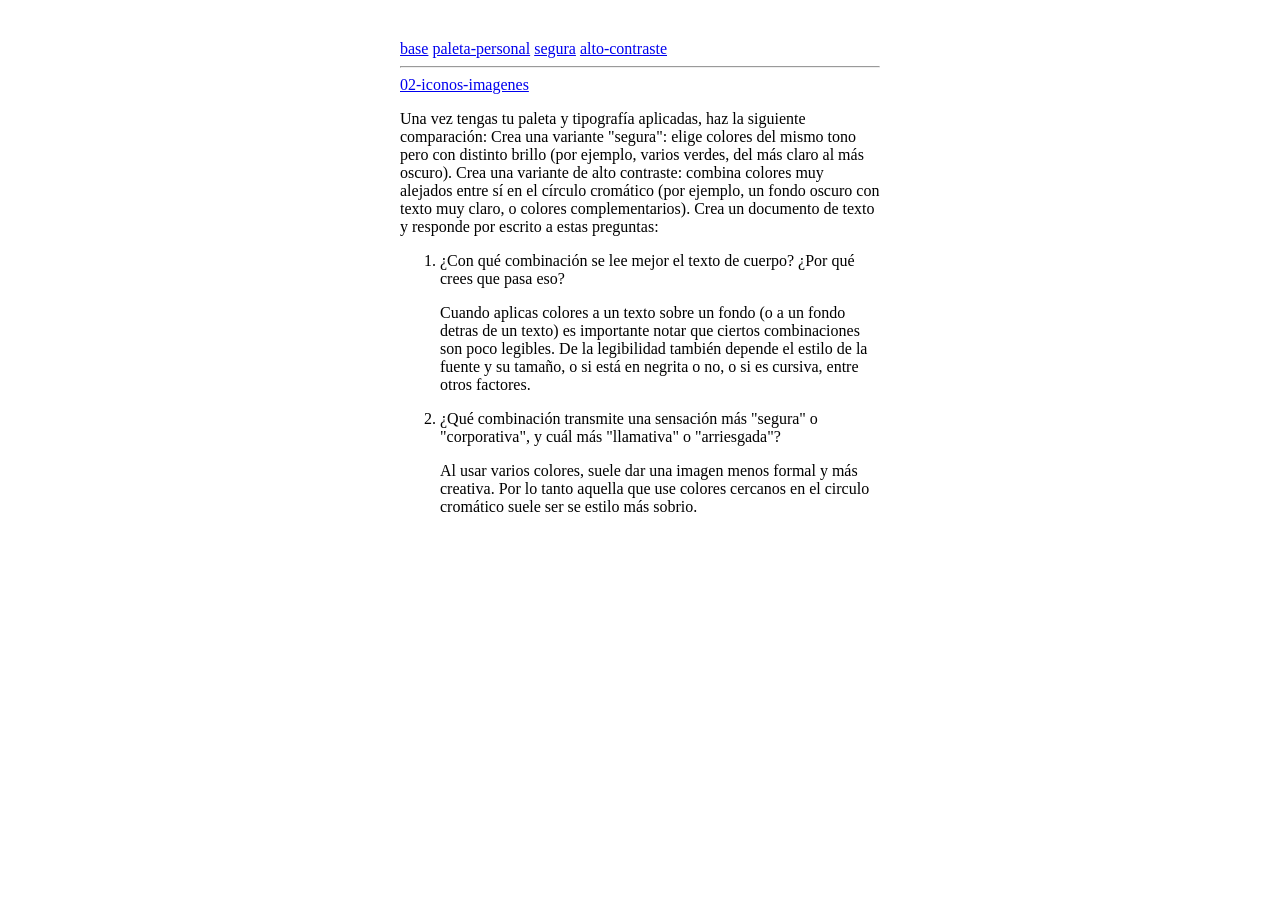
<file: index.html>
<!DOCTYPE html>
<html lang="en">

<head>
  <meta charset="UTF-8">
  <meta name="viewport" content="width=device-width, initial-scale=1.0">
  <title>Document</title>
</head>

<body>

  <main style="max-width: 60ch; margin-inline: auto; padding: 2rem;">
    <a href="./base">base</a>
    <a href="./paleta-personal">paleta-personal</a>
    <a href="./segura">segura</a>
    <a href="./alto-contraste">alto-contraste</a>


    <hr>
    <a href="./02-iconos-imagenes">02-iconos-imagenes</a>




    <div>
      <p>Una vez tengas tu paleta y tipografía aplicadas, haz la siguiente comparación:

        Crea una variante "segura": elige colores del mismo tono pero con distinto brillo (por ejemplo, varios verdes, del más claro al más oscuro).
        Crea una variante de alto contraste: combina colores muy alejados entre sí en el círculo cromático (por ejemplo, un fondo oscuro con texto muy claro, o colores complementarios).
        Crea un documento de texto y responde por escrito a estas preguntas:

      </p>


      <ol>
        <li>
          <p>¿Con qué combinación se lee mejor el texto de cuerpo? ¿Por qué crees que pasa eso?</p>
          <p>Cuando aplicas colores a un texto sobre un fondo (o a un fondo detras de un texto) es importante notar que ciertos combinaciones son poco legibles. De la legibilidad también depende el estilo de la fuente y su tamaño, o si está en negrita o no, o si es cursiva, entre otros factores. </p>
        </li>
        <li>
          <p>¿Qué combinación transmite una sensación más "segura" o "corporativa", y cuál más "llamativa" o "arriesgada"?</p>
          <p>Al usar varios colores, suele dar una imagen menos formal y más creativa. Por lo tanto aquella que use colores cercanos en el circulo cromático suele ser se estilo más sobrio.</p>
        </li>
      </ol>

    </div>

  </main>
</body>

</html>
</file>
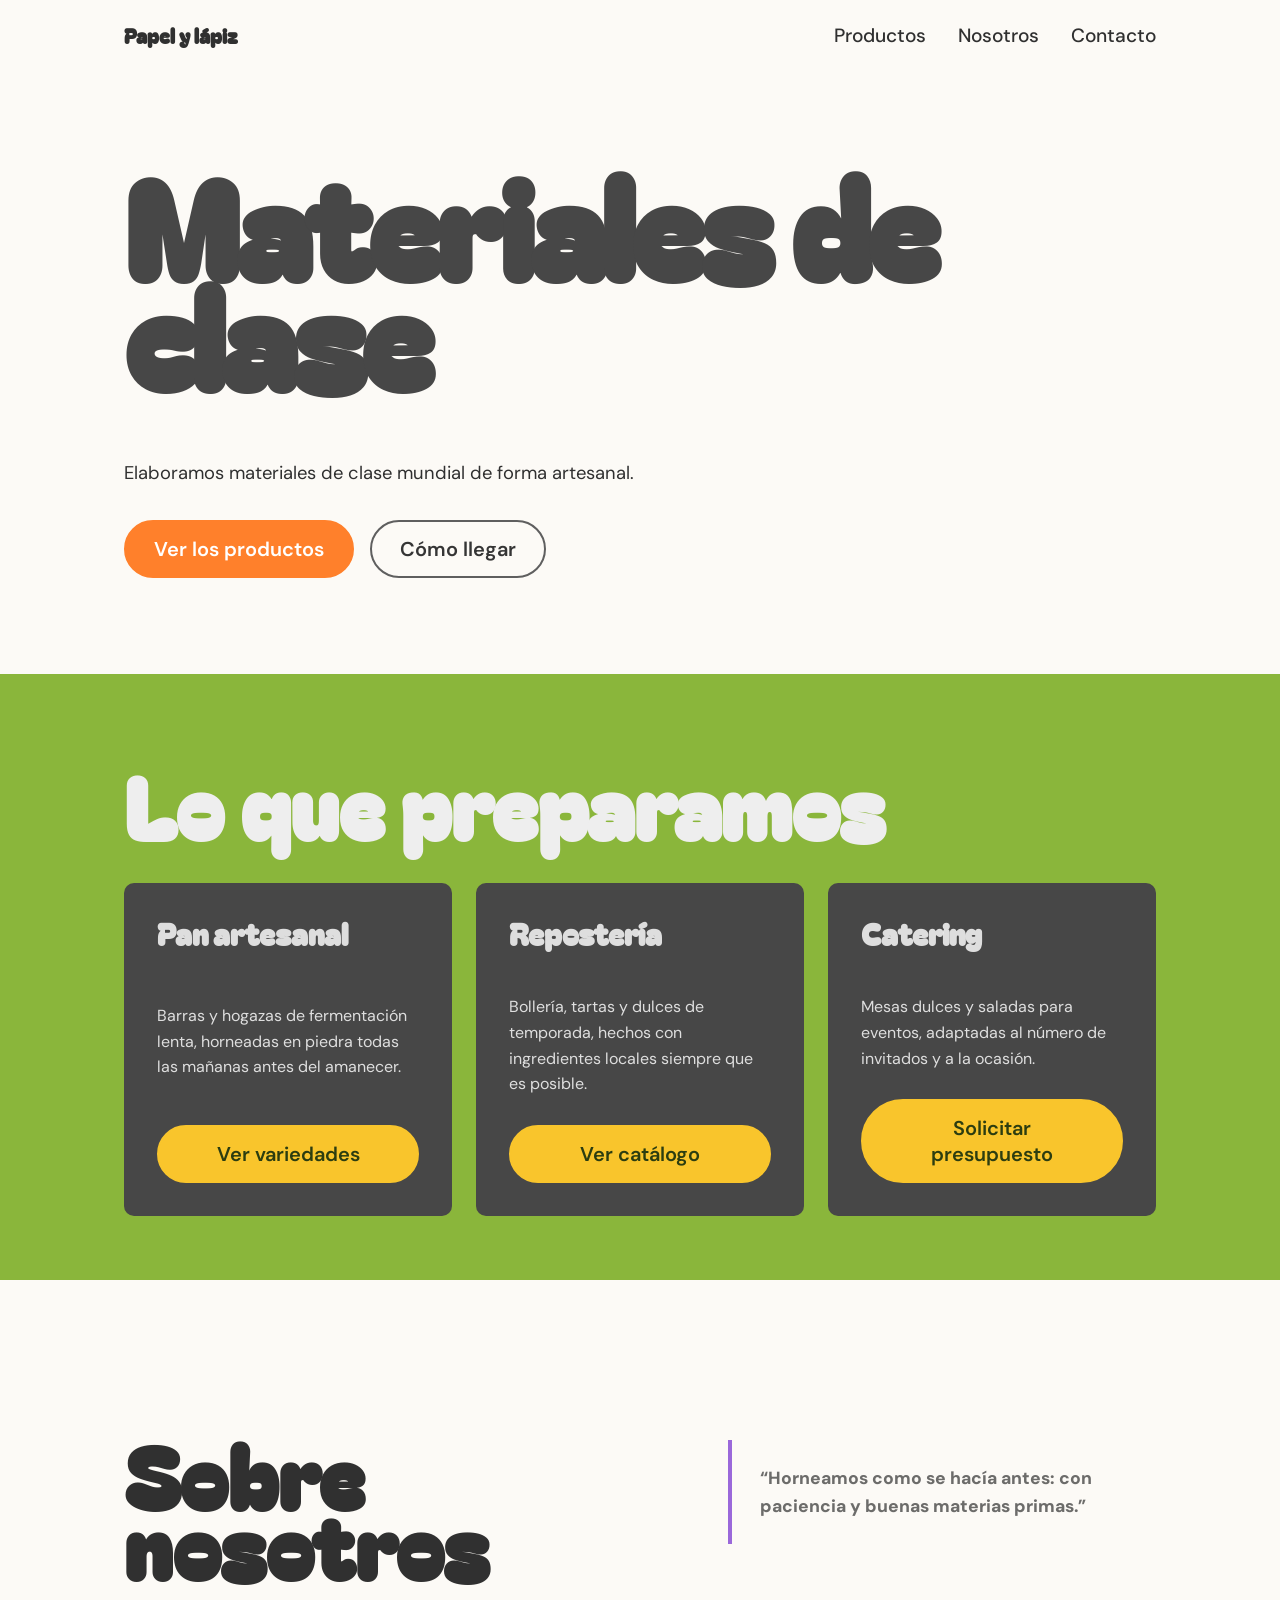
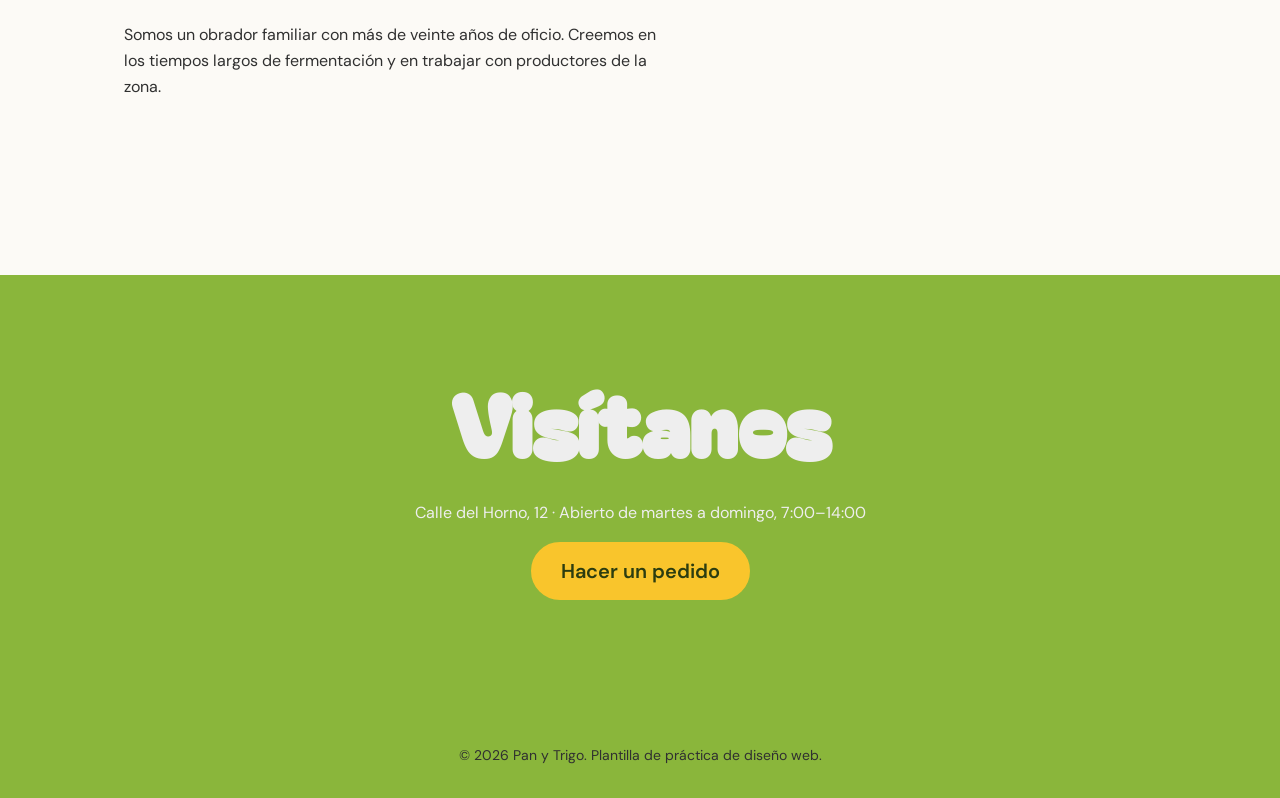
<file: alto-contraste/index.html>
<!DOCTYPE html>
<html lang="es">

<head>
  <meta charset="UTF-8">
  <meta name="viewport" content="width=device-width, initial-scale=1.0">
  <title>Pan y Trigo — Plantilla de práctica</title>

  <!-- Tipografías de Google Fonts: cambia estos nombres por otras que quieras
       probar. Busca más en https://fonts.google.com y sustituye tanto el
       enlace de aquí como las variables --font-heading / --font-body en
       styles.css -->
  <link rel="preconnect" href="https://fonts.googleapis.com">
  <link rel="preconnect" href="https://fonts.gstatic.com" crossorigin>

  <link href="https://fonts.googleapis.com/css2?family=Bagel+Fat+One&family=DM+Sans:ital,opsz,wght@0,9..40,100..1000;1,9..40,100..1000&display=swap" rel="stylesheet">

  <link rel="stylesheet" href="styles.css">
</head>

<body>
  <!-- ===================== CABECERA ===================== -->
  <header class="cabecera">
    <div class="contenedor cabecera__interior">
      <p class="marca">Papel y lápiz</p>
      <nav class="navegacion" aria-label="Navegación principal">
        <ul>
          <li><a href="#productos">Productos</a></li>
          <li><a href="#nosotros">Nosotros</a></li>
          <li><a href="#contacto">Contacto</a></li>
        </ul>
      </nav>
    </div>
  </header>

  <main>
    <!-- ===================== HERO ===================== -->
    <section class="hero">
      <div class="contenedor hero__contenido">
        <h1>Materiales de clase</h1>
        <p class="hero__texto">
          Elaboramos materiales de clase mundial de forma artesanal.
        </p>
        <div class="hero__acciones">
          <button class="boton boton--primario">Ver los productos</button>
          <button class="boton boton--secundario">Cómo llegar</button>
        </div>
      </div>
    </section>

    <!-- ===================== BLOQUES / TARJETAS ===================== -->
    <section id="productos" class="seccion seccion--alterna" style="padding-block: 6rem 4rem;">
      <div class="contenedor">
        <h2>Lo que preparamos</h2>
        <div class="rejilla-tarjetas">

          <article class="tarjeta">
            <h3>Pan artesanal</h3>
            <p>
              Barras y hogazas de fermentación lenta, horneadas en piedra
              todas las mañanas antes del amanecer.
            </p>
            <button class="boton boton--primario">Ver variedades</button>
          </article>

          <article class="tarjeta">
            <h3>Repostería</h3>
            <p>
              Bollería, tartas y dulces de temporada, hechos con
              ingredientes locales siempre que es posible.
            </p>
            <button class="boton boton--primario">Ver catálogo</button>
          </article>

          <article class="tarjeta">
            <h3>Catering</h3>
            <p>
              Mesas dulces y saladas para eventos, adaptadas al número de
              invitados y a la ocasión.
            </p>
            <button class="boton boton--primario">Solicitar presupuesto</button>
          </article>

        </div>
      </div>
    </section>

    <!-- ===================== SOBRE NOSOTROS ===================== -->
    <section id="nosotros" class="seccion" style="padding-block: 10rem;">
      <div class="contenedor seccion__dos-columnas">
        <div>
          <h2>Sobre nosotros</h2>
          <p>
            Somos un obrador familiar con más de veinte años de oficio.
            Creemos en los tiempos largos de fermentación y en trabajar con
            productores de la zona.
          </p>
        </div>
        <aside class="destacado">
          <p>
            &ldquo;Horneamos como se hacía antes: con paciencia y buenas
            materias primas.&rdquo;
          </p>
        </aside>
      </div>
    </section>

    <!-- ===================== CONTACTO ===================== -->
    <section id="contacto" class="seccion seccion--alterna" style="padding-block: 7rem;">
      <div class="contenedor seccion--centrada">
        <h2>Visítanos</h2>
        <p>Calle del Horno, 12 · Abierto de martes a domingo, 7:00–14:00</p>
        <button class="boton boton--primario">Hacer un pedido</button>
      </div>
    </section>
  </main>

  <!-- ===================== PIE DE PÁGINA ===================== -->
  <footer class="pie">
    <div class="contenedor">
      <p>&copy; 2026 Pan y Trigo. Plantilla de práctica de diseño web.</p>
    </div>
  </footer>

</body>

</html>
</file>
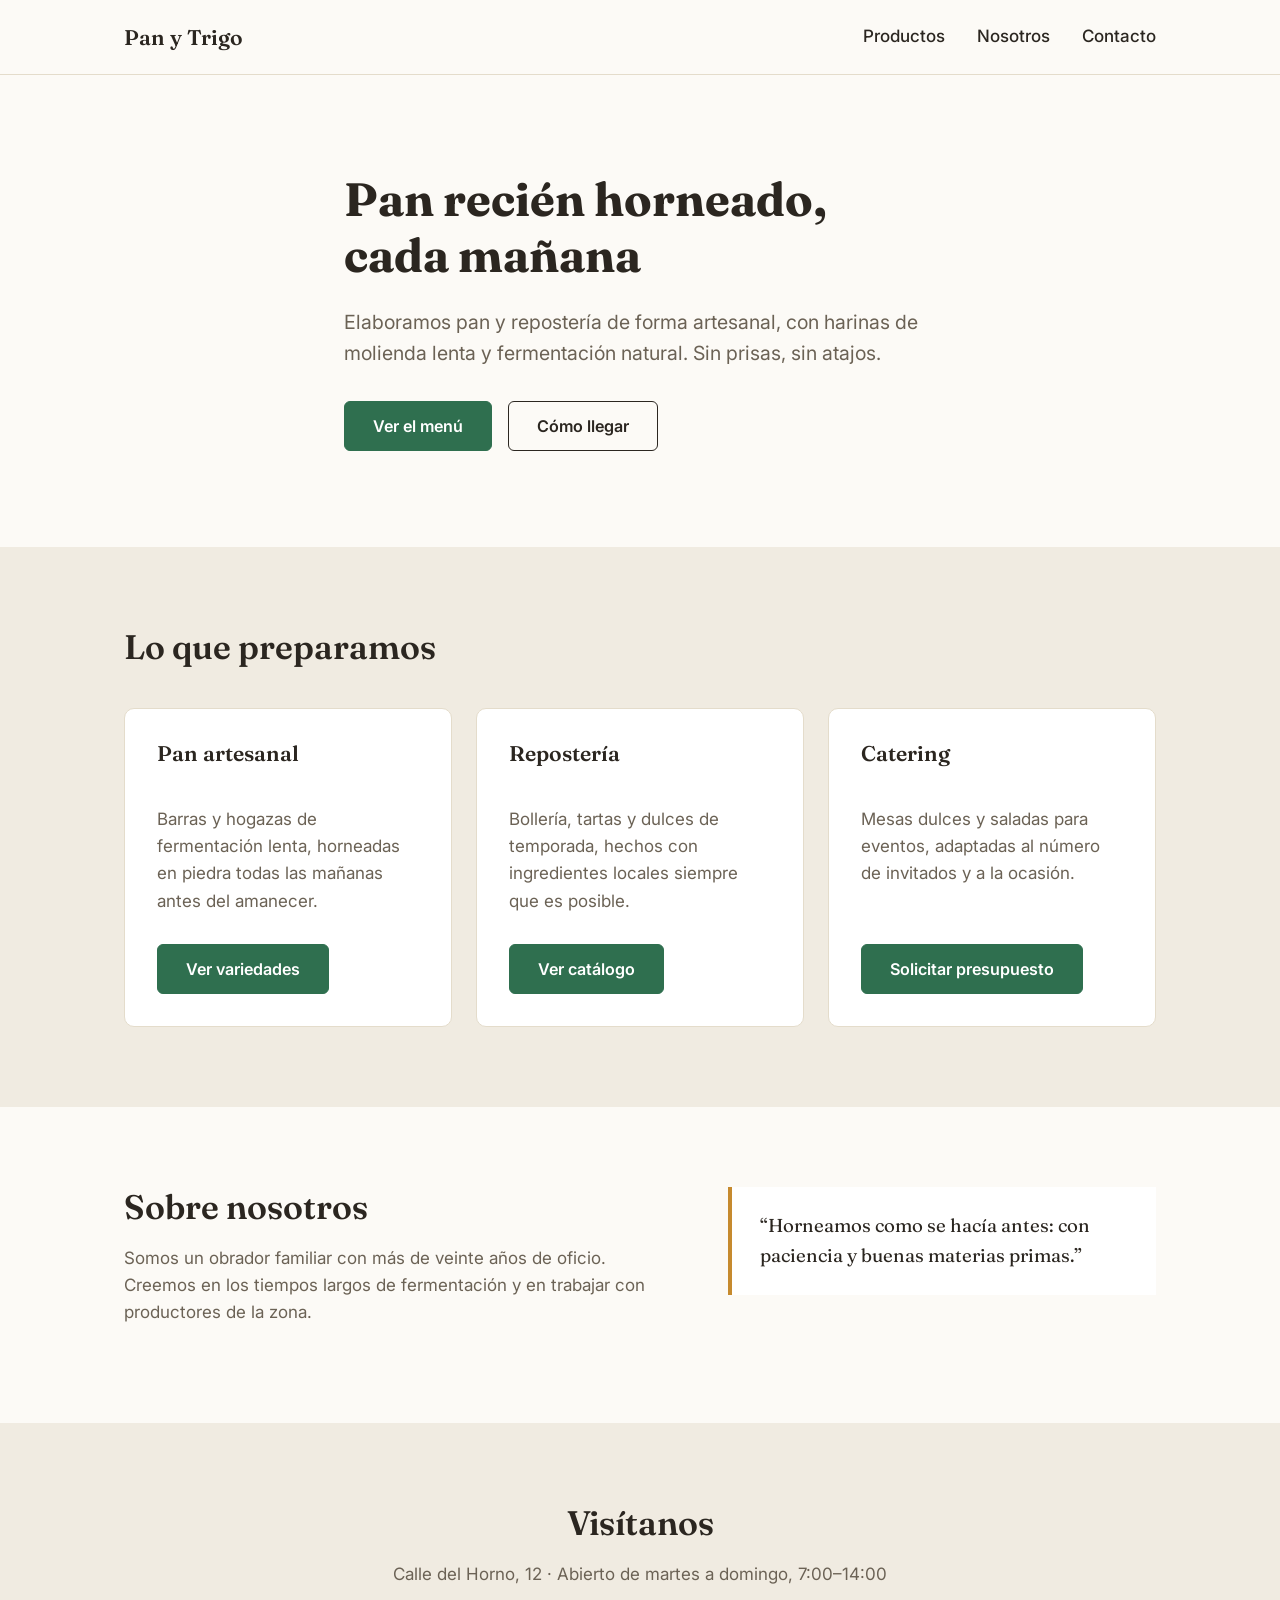
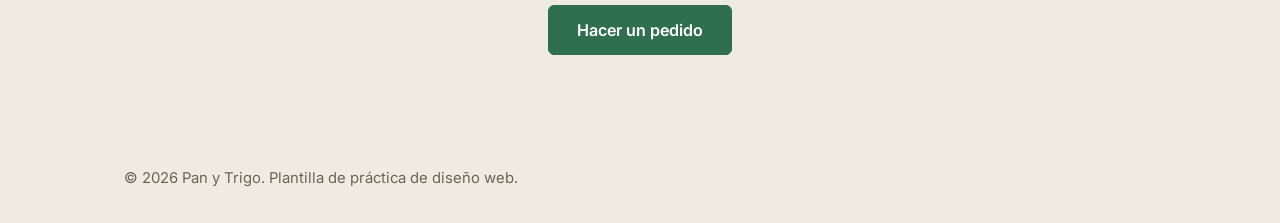
<file: base/index.html>
<!DOCTYPE html>
<html lang="es">
<head>
  <meta charset="UTF-8">
  <meta name="viewport" content="width=device-width, initial-scale=1.0">
  <title>Pan y Trigo — Plantilla de práctica</title>

  <!-- Tipografías de Google Fonts: cambia estos nombres por otras que quieras
       probar. Busca más en https://fonts.google.com y sustituye tanto el
       enlace de aquí como las variables --font-heading / --font-body en
       styles.css -->
  <link rel="preconnect" href="https://fonts.googleapis.com">
  <link rel="preconnect" href="https://fonts.gstatic.com" crossorigin>
  <link href="https://fonts.googleapis.com/css2?family=Fraunces:opsz,wght@9..144,400;9..144,600;9..144,700&family=Inter:wght@400;500;600&display=swap" rel="stylesheet">



  <link rel="stylesheet" href="styles.css">
</head>
<body>
  <!-- ===================== CABECERA ===================== -->
  <header class="cabecera">
    <div class="contenedor cabecera__interior">
      <p class="marca">Pan y Trigo</p>
        <nav class="navegacion" aria-label="Navegación principal">
          <ul>
            <li><a href="#productos">Productos</a></li>
            <li><a href="#nosotros">Nosotros</a></li>
            <li><a href="#contacto">Contacto</a></li>
          </ul>
        </nav>      
    </div>
  </header>

  <main>
    <!-- ===================== HERO ===================== -->
    <section class="hero">
      <div class="contenedor hero__contenido">
        <h1>Pan recién horneado, cada mañana</h1>
        <p class="hero__texto">
          Elaboramos pan y repostería de forma artesanal, con harinas de
          molienda lenta y fermentación natural. Sin prisas, sin atajos.
        </p>
        <div class="hero__acciones">
          <button class="boton boton--primario">Ver el menú</button>
          <button class="boton boton--secundario">Cómo llegar</button>
        </div>
      </div>
    </section>

    <!-- ===================== BLOQUES / TARJETAS ===================== -->
    <section id="productos" class="seccion seccion--alterna">
      <div class="contenedor">
        <h2>Lo que preparamos</h2>
        <div class="rejilla-tarjetas">

          <article class="tarjeta">
            <h3>Pan artesanal</h3>
            <p>
              Barras y hogazas de fermentación lenta, horneadas en piedra
              todas las mañanas antes del amanecer.
            </p>
            <button class="boton boton--primario">Ver variedades</button>
          </article>

          <article class="tarjeta">
            <h3>Repostería</h3>
            <p>
              Bollería, tartas y dulces de temporada, hechos con
              ingredientes locales siempre que es posible.
            </p>
            <button class="boton boton--primario">Ver catálogo</button>
          </article>

          <article class="tarjeta">
            <h3>Catering</h3>
            <p>
              Mesas dulces y saladas para eventos, adaptadas al número de
              invitados y a la ocasión.
            </p>
            <button class="boton boton--primario">Solicitar presupuesto</button>
          </article>

        </div>
      </div>
    </section>

    <!-- ===================== SOBRE NOSOTROS ===================== -->
    <section id="nosotros" class="seccion">
      <div class="contenedor seccion__dos-columnas">
        <div>
          <h2>Sobre nosotros</h2>
          <p>
            Somos un obrador familiar con más de veinte años de oficio.
            Creemos en los tiempos largos de fermentación y en trabajar con
            productores de la zona.
          </p>
        </div>
        <aside class="destacado">
          <p>
            &ldquo;Horneamos como se hacía antes: con paciencia y buenas
            materias primas.&rdquo;
          </p>
        </aside>
      </div>
    </section>

    <!-- ===================== CONTACTO ===================== -->
    <section id="contacto" class="seccion seccion--alterna">
      <div class="contenedor seccion--centrada">
        <h2>Visítanos</h2>
        <p>Calle del Horno, 12 · Abierto de martes a domingo, 7:00–14:00</p>
        <button class="boton boton--primario">Hacer un pedido</button>
      </div>
    </section>
  </main>

  <!-- ===================== PIE DE PÁGINA ===================== -->
  <footer class="pie">
    <div class="contenedor">
      <p>&copy; 2026 Pan y Trigo. Plantilla de práctica de diseño web.</p>
    </div>
  </footer>

</body>
</html>
</file>
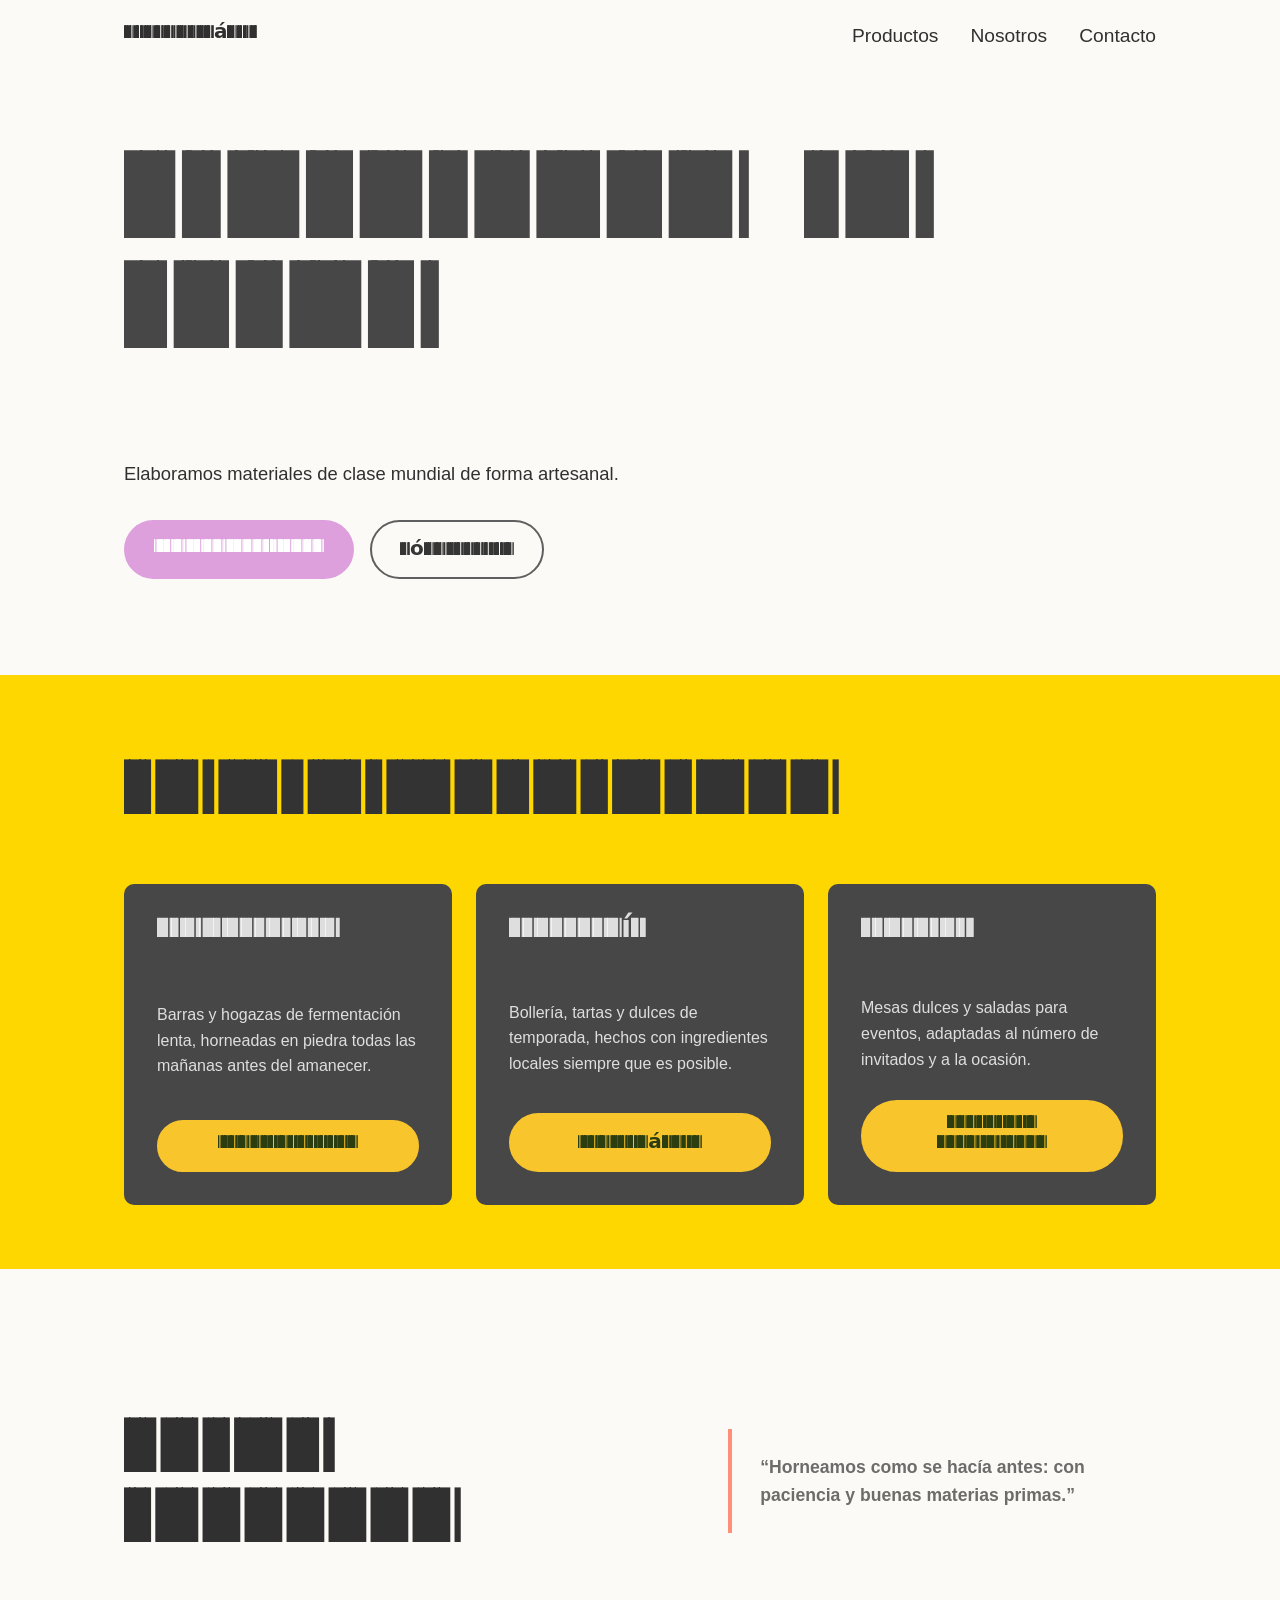
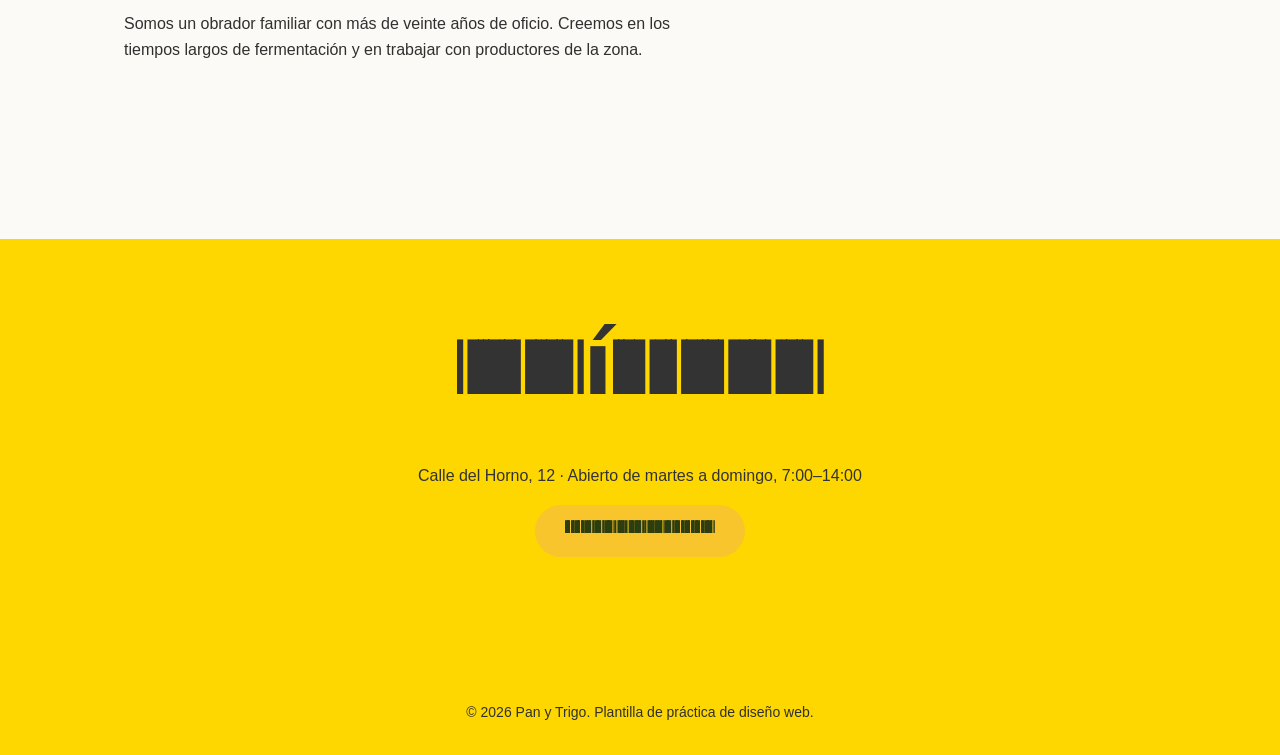
<file: paleta-personal/index.html>
<!DOCTYPE html>
<html lang="es">

<head>
  <meta charset="UTF-8">
  <meta name="viewport" content="width=device-width, initial-scale=1.0">
  <title>Pan y Trigo — Plantilla de práctica</title>

  <!-- Tipografías de Google Fonts: cambia estos nombres por otras que quieras
       probar. Busca más en https://fonts.google.com y sustituye tanto el
       enlace de aquí como las variables --font-heading / --font-body en
       styles.css -->
  <link rel="preconnect" href="https://fonts.googleapis.com">
  <link rel="preconnect" href="https://fonts.gstatic.com" crossorigin>

  <link href="https://fonts.googleapis.com/css2?family=Libre+Barcode+39&display=swapfamily=DM+Sans:ital,opsz,wght@0,9..40,100..1000;1,9..40,100..1000&display=swap" rel="stylesheet">

  <link rel="stylesheet" href="styles.css">
</head>

<body>
  <!-- ===================== CABECERA ===================== -->
  <header class="cabecera">
    <div class="contenedor cabecera__interior">
      <p class="marca">Papel y lápiz</p>
      <nav class="navegacion" aria-label="Navegación principal">
        <ul>
          <li><a href="#productos">Productos</a></li>
          <li><a href="#nosotros">Nosotros</a></li>
          <li><a href="#contacto">Contacto</a></li>
        </ul>
      </nav>
    </div>
  </header>

  <main>
    <!-- ===================== HERO ===================== -->
    <section class="hero">
      <div class="contenedor hero__contenido">
        <h1>Materiales de clase</h1>
        <p class="hero__texto">
          Elaboramos materiales de clase mundial de forma artesanal.
        </p>
        <div class="hero__acciones">
          <button class="boton boton--primario">Ver los productos</button>
          <button class="boton boton--secundario">Cómo llegar</button>
        </div>
      </div>
    </section>

    <!-- ===================== BLOQUES / TARJETAS ===================== -->
    <section id="productos" class="seccion seccion--alterna" style="padding-block: 6rem 4rem;">
      <div class="contenedor">
        <h2>Lo que preparamos</h2>
        <div class="rejilla-tarjetas">

          <article class="tarjeta">
            <h3>Pan artesanal</h3>
            <p>
              Barras y hogazas de fermentación lenta, horneadas en piedra
              todas las mañanas antes del amanecer.
            </p>
            <button class="boton boton--primario">Ver variedades</button>
          </article>

          <article class="tarjeta">
            <h3>Repostería</h3>
            <p>
              Bollería, tartas y dulces de temporada, hechos con
              ingredientes locales siempre que es posible.
            </p>
            <button class="boton boton--primario">Ver catálogo</button>
          </article>

          <article class="tarjeta">
            <h3>Catering</h3>
            <p>
              Mesas dulces y saladas para eventos, adaptadas al número de
              invitados y a la ocasión.
            </p>
            <button class="boton boton--primario">Solicitar presupuesto</button>
          </article>

        </div>
      </div>
    </section>

    <!-- ===================== SOBRE NOSOTROS ===================== -->
    <section id="nosotros" class="seccion" style="padding-block: 10rem;">
      <div class="contenedor seccion__dos-columnas">
        <div>
          <h2>Sobre nosotros</h2>
          <p>
            Somos un obrador familiar con más de veinte años de oficio.
            Creemos en los tiempos largos de fermentación y en trabajar con
            productores de la zona.
          </p>
        </div>
        <aside class="destacado">
          <p>
            &ldquo;Horneamos como se hacía antes: con paciencia y buenas
            materias primas.&rdquo;
          </p>
        </aside>
      </div>
    </section>

    <!-- ===================== CONTACTO ===================== -->
    <section id="contacto" class="seccion seccion--alterna" style="padding-block: 7rem;">
      <div class="contenedor seccion--centrada">
        <h2>Visítanos</h2>
        <p>Calle del Horno, 12 · Abierto de martes a domingo, 7:00–14:00</p>
        <button class="boton boton--primario">Hacer un pedido</button>
      </div>
    </section>
  </main>

  <!-- ===================== PIE DE PÁGINA ===================== -->
  <footer class="pie">
    <div class="contenedor">
      <p>&copy; 2026 Pan y Trigo. Plantilla de práctica de diseño web.</p>
    </div>
  </footer>

</body>

</html>
</file>
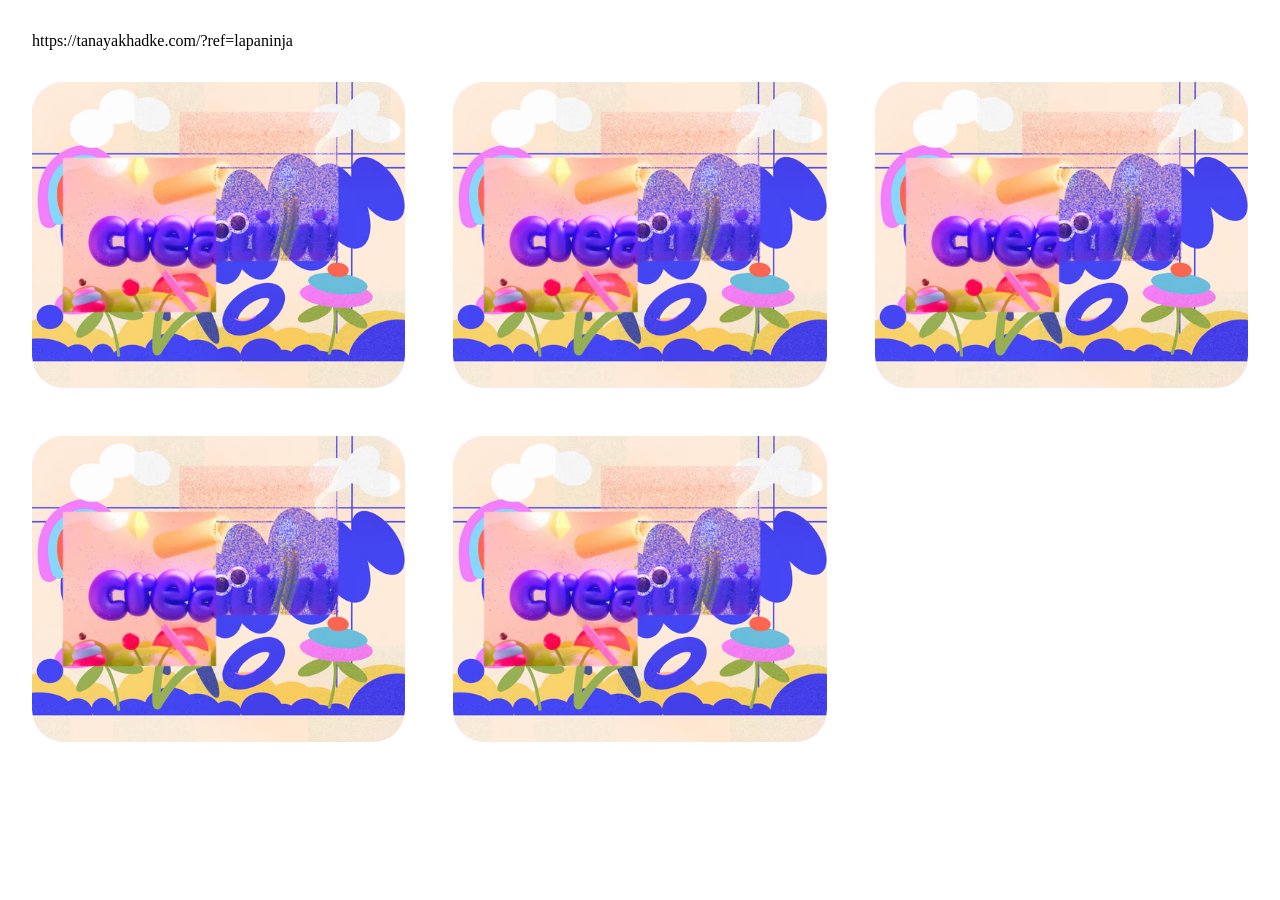
<file: otro.html>
<!DOCTYPE html>
<html lang="en">

<head>
  <meta charset="UTF-8">
  <meta name="viewport" content="width=device-width, initial-scale=1.0">
  <title>Document</title>
</head>

<body>


  <div style="display: grid; gap:2rem; padding: 2rem;">

    <p>https://tanayakhadke.com/?ref=lapaninja</p>

    <ul class="list">

      <div class="card">
        <img src="./una-imagen.png" alt="">
        <h2 class="card__title">el titulo de la tarjeta</h2>
      </div>
      <div class="card">
        <img src="./una-imagen.png" alt="">
      </div>
      <div class="card">
        <img src="./una-imagen.png" alt="">
      </div>
      <div class="card">
        <img src="./una-imagen.png" alt="">
      </div>
      <div class="card">
        <img src="./una-imagen.png" alt="">
      </div>

    </ul>

    <style>
      * {
        box-sizing: border-box;
        padding: 0;
        margin: 0;
      }

      .list {
        --w-col: min(100%, 300px);
        display: grid;
        grid-template-columns: repeat(auto-fit, minmax(var(--w-col), 1fr));
        gap: 3rem;
      }

      .card {
        background-color: rgb(250, 214, 250);
        border-radius: 2rem;
        position: relative;
        overflow: hidden;
      }



      .card__title {
        position: absolute;
        bottom: 0;
        /*   isolation: isolate; */
        opacity: 0;
        text-align: center;
        line-height: .8em;
        padding-inline: 1.5rem;
        height: 2em;
        color: rgb(106, 68, 241);

      }

      .card img {
        width: 100%;
        margin: auto;
      }

      /* titulo aparece desde abajo, card tiene overflow hidden */
      .card:hover img {
        scale: .6;
        transform: translate(0, -1rem);
      }

      .card__title {
        transform: translate(0, 1rem);
        transition: transform .1s ease-out;

      }

      .card:hover .card__title {
        opacity: 1;
        transform: translate(0, 0);
      }

      img {
        display: block;
        max-width: 100%;
        height: auto;
        border-radius: 2rem;
        transition: scale.2s cubic-bezier(0.175, 0.885, 0.32, 1.275);
      }
    </style>




<div class="square"></div>

<style>
  .square{
    --size: 2rem;
    width: var(--size);
    height: var(--size);
  }
</style>


  </div>
</body>

</html>
</file>
<file: alto-contraste/styles.css>
/* ==========================================================================
   PLANTILLA DE PRÁCTICA — colores y tipografía

   Todo lo que necesitas cambiar para experimentar con una paleta o una
   tipografía distinta está reunido aquí arriba, en :root. El resto de la
   hoja de estilos NO se toca: usa estas variables con var(--nombre),
   así que basta con cambiar un valor aquí para que se actualice en toda
   la página.

   Herramientas útiles para elegir paleta:
     - https://coolors.co
     - https://colorhunt.co
     - https://color.adobe.com

   Herramientas útiles para elegir tipografía:
     - https://fonts.google.com  (recuerda actualizar también el <link>
       en el <head> del archivo index.html si cambias de tipografía)
     - https://fontpair.co (para ver combinaciones de dos tipografías)
   ========================================================================== */

:root {

  /* ---- 1. COLOR DE FONDO GENERAL ----
     El fondo de la página y de las secciones "normales". */
  --color-fondo: #fcfaf6;

  /* ---- 2. COLOR DE FONDO ALTERNO ----
     Para secciones que quieres diferenciar del fondo general
     (ver clase .seccion--alterna en el HTML). */
  --color-fondo-alterno: #8ab63b;

  /* ---- 3. COLOR DE FONDO DE BLOQUES / TARJETAS ----
     El fondo de las tarjetas de producto y del bloque destacado. */
  --color-bloque: #474747;
  --color-bloque-borde: transparent;
  --color-bloque-texto: rgba(255, 255, 255, 0.822);

  /* ---- 4. COLOR DE TEXTO ----
     Texto principal y texto secundario (más apagado, para descripciones). */
  --color-texto: #303030;
  --color-texto-secundario: tomato;

  /* ---- 5. COLOR DE BOTONES ----
     Botón primario (la acción principal) y su estado al pasar el ratón,
     más el botón secundario (acción menos importante). */
  --color-boton-primario: #ff802b;
  --color-boton-primario-hover: #97634a;
  --color-boton-texto: #FFFFFF;

  --color-boton-secundario: transparent;
  --color-boton-secundario-borde: #5f5f5f;
  --color-boton-secundario-texto: #353535;

  /* ---- 6. COLOR DE ACENTO ----
     Úsalo con moderación: un detalle, no todo el fondo. Aquí se usa en el
     borde izquierdo del bloque destacado ("aside"). */
  --color-acento: #712acf;

  /* ---- 7. TIPOGRAFÍA ----
     --font-titulos se usa en h1, h2, h3.
      - 'Fraunces' (Primera opción): Fuente moderna con remates (serif). Si está
        importad vía Google Fonts o @font-face, el navegador la usará como prioridad.
      - Georgia (Reserva del sistema): Si 'Fraunces' falla o aún no se he descargado,
        usará Georgia, una fuente muy extendida y presente por defectoen casi todos 
        los sistemas (Windows, macOS, iOS).
      - serif (Reserva genérica): Si ninguna de las dos anteriores está disponible, 
        el sistema cargará su fuente serif predeterminada (como Times New Roman).

     --font-cuerpo se usa en párrafos, botones y menú.
      - 'Inter' (Primera opción): Una de las fuentes web sans-serif más populares 
        para interfaces UI por su excelente legibilidad en pantallas pequeñas.
      - system-ui (Reserva de sistema nativa): Si 'Inter' no está disponible, el 
        navegador recurrirá a la tipografía por defecto del sistema operativo del 
        usuario (por ejemplo, San Francisco en iOS/macOS, Segoe UI en Windows o 
        Roboto en Android).
      - sans-serif (Reserva genérica): La categoría genérica sin remates de último 
        recurso (como Arial o Helvetica).
     Si cambias de tipografía, actualiza también el <link> de Google Fonts
     en el <head> de index.html. */
  --font-titulos: "Bagel Fat One", system-ui;
  --font-cuerpo: "DM Sans", sans-serif;




  /* Tamaño base del texto; los demás tamaños están definidos en "em",
     así que cambiar este valor escala toda la tipografía proporcionalmente. */
  /*  --tamano-base: 17px; */
}



/* ==========================================================================
   ESTILOS BASE
   ========================================================================== */

* {
  box-sizing: border-box;
}

body {
  margin: 0;
  background-color: var(--color-fondo);
  color: var(--color-texto);
  font-family: var(--font-cuerpo);
  /*   font-size: var(--tamano-base); */
  line-height: 1.6;
}

h1,
h2,
h3 {
  font-family: var(--font-titulos);
  font-weight: 600;
  line-height: 1.2;
  margin: 0 0 0.5em;
}

h1 {

  line-height: .8em;
  font-size: 10vw;
  font-size: clamp(1rem, 10vw + 10px, 12rem);
  font-weight: 700;
  color: #474747;
  letter-spacing: -0.03em;
}

h2 {
  font-size: 2em;
  font-size: clamp(1rem, 6vw + 10px, 7rem);
  line-height: .8;
}

h3 {
  font-size: 1.85em;
}

p {

  max-width: 65ch;
}

.contenedor {
  max-width: 1080px;
  margin: 0 auto;
  padding: 0 24px;
}

/* ==========================================================================
   CABECERA Y NAVEGACIÓN
   ========================================================================== */

.cabecera {
  background-color: var(--color-fondo);
  border-bottom: 1px solid var(--color-bloque-borde);
  position: sticky;
  top: 0;
}

.cabecera__interior {
  display: flex;
  align-items: center;
  justify-content: space-between;
  padding-top: 20px;
  padding-bottom: 20px;
}

.marca {
  font-family: var(--font-titulos);
  font-weight: 600;
  font-size: 1.25em;
  margin: 0;
  color: var(--color-texto);
}

.navegacion ul {
  list-style: none;
  display: flex;
  gap: 32px;
  margin: 0;
  padding: 0;

  font-size: 1.2em;
}

.navegacion a {
  color: var(--color-texto);
  text-decoration: none;
  font-weight: 500;
}

.navegacion a:hover {
  color: var(--color-boton-primario);
}

/* ==========================================================================
   HERO
   ========================================================================== */

.hero {
  padding: 96px 0;
}

.hero__contenido {
  /*   max-width: 640px; */
}

.hero__texto {
  font-size: 1.15em;
}

.hero__acciones {
  display: flex;
  gap: 16px;
  margin-top: 32px;
}

/* ==========================================================================
   BOTONES
   ========================================================================== */

.boton {
  font-family: var(--font-cuerpo);
  font-size: 1.25em;
  font-weight: 600;
  padding: 14px 28px;
  border-radius: 100vh;
  cursor: pointer;
  transition: background-color 0.15s ease, color 0.15s ease;
}

.boton--primario {
  background-color: var(--color-boton-primario);
  color: var(--color-boton-texto);
  border: 2px solid var(--color-boton-primario);
}

.boton--primario:hover {
  background-color: var(--color-boton-primario-hover);
  border-color: var(--color-boton-primario-hover);
}

.boton--secundario {
  background-color: var(--color-boton-secundario);
  color: var(--color-boton-secundario-texto);
  border: 2px solid var(--color-boton-secundario-borde);
}

.boton--secundario:hover {
  background-color: var(--color-boton-secundario-borde);
  color: var(--color-fondo);
}

/* ==========================================================================
   SECCIONES
   ========================================================================== */

.seccion {
  padding: 80px 0;
}

.seccion--alterna {
  background-color: var(--color-fondo-alterno);
  color: rgb(238, 238, 238);



  --color-boton-primario: #f9c52c;
  --color-boton-primario-hover: #fdd14d;
  --color-boton-texto: #2c3d10;
}

.seccion--centrada {
  text-align: center;
}

.seccion--centrada p {
  margin-left: auto;
  margin-right: auto;
}

.seccion__dos-columnas {
  display: grid;
  grid-template-columns: 1.3fr 1fr;
  gap: 48px;
  align-items: start;
}

/* ==========================================================================
   TARJETAS (bloques de producto)
   ========================================================================== */

.rejilla-tarjetas {
  display: grid;
  grid-template-columns: repeat(3, 1fr);
  gap: 24px;
  margin-top: 40px;
}

.tarjeta {
  background-color: var(--color-bloque);
  color: var(--color-bloque-texto);
  border: 1px solid var(--color-bloque-borde);
  border-radius: 10px;
  padding: 32px;
  display: grid;
  gap: 12px;
  align-items: flex-start;
}

.tarjeta .boton {
  margin-top: auto;
}

/* Bloque destacado (cita), con el color de acento como detalle en el borde */
.destacado {
  background-color: var(--color-bloque);
  background-color: transparent;
  border-left: 4px solid var(--color-acento);
  padding: 24px 28px;
  /*   font-family: var(--font-titulos);
 */
  font-size: 1.1em;
  font-weight: 800;
  opacity: .7;
}

.destacado p {
  color: var(--color-texto);
  margin: 0;
}

/* ==========================================================================
   PIE DE PÁGINA
   ========================================================================== */

.pie {
  background-color: var(--color-fondo-alterno);
  padding: 32px 0;
}

.pie p {
  font-size: 0.875em;
  margin: auto;
  width: fit-content;
}

/* ==========================================================================
   RESPONSIVE
   ========================================================================== */

@media (max-width: 768px) {
  .rejilla-tarjetas {
    grid-template-columns: 1fr;
  }

  .seccion__dos-columnas {
    grid-template-columns: 1fr;
  }

  h1 {
    /*     font-size: 2.1em; */
  }

  .navegacion ul {
    gap: 20px;
  }
}
</file>
<file: base/styles.css>
/* ==========================================================================
   PLANTILLA DE PRÁCTICA — colores y tipografía

   Todo lo que necesitas cambiar para experimentar con una paleta o una
   tipografía distinta está reunido aquí arriba, en :root. El resto de la
   hoja de estilos NO se toca: usa estas variables con var(--nombre),
   así que basta con cambiar un valor aquí para que se actualice en toda
   la página.

   Herramientas útiles para elegir paleta:
     - https://coolors.co
     - https://colorhunt.co
     - https://color.adobe.com

   Herramientas útiles para elegir tipografía:
     - https://fonts.google.com  (recuerda actualizar también el <link>
       en el <head> del archivo index.html si cambias de tipografía)
     - https://fontpair.co (para ver combinaciones de dos tipografías)
   ========================================================================== */

:root {

  /* ---- 1. COLOR DE FONDO GENERAL ----
     El fondo de la página y de las secciones "normales". */
  --color-fondo: #fcfaf6;

  /* ---- 2. COLOR DE FONDO ALTERNO ----
     Para secciones que quieres diferenciar del fondo general
     (ver clase .seccion--alterna en el HTML). */
  --color-fondo-alterno: #F0EBE1;

  /* ---- 3. COLOR DE FONDO DE BLOQUES / TARJETAS ----
     El fondo de las tarjetas de producto y del bloque destacado. */
  --color-bloque: #FFFFFF;
  --color-bloque-borde: #E4DCCB;

  /* ---- 4. COLOR DE TEXTO ----
     Texto principal y texto secundario (más apagado, para descripciones). */
  --color-texto: #2B2620;
  --color-texto-secundario: #6B6255;

  /* ---- 5. COLOR DE BOTONES ----
     Botón primario (la acción principal) y su estado al pasar el ratón,
     más el botón secundario (acción menos importante). */
  --color-boton-primario: #2F6F4F;
  --color-boton-primario-hover: #24573E;
  --color-boton-texto: #FFFFFF;

  --color-boton-secundario: transparent;
  --color-boton-secundario-borde: #2B2620;
  --color-boton-secundario-texto: #2B2620;

  /* ---- 6. COLOR DE ACENTO ----
     Úsalo con moderación: un detalle, no todo el fondo. Aquí se usa en el
     borde izquierdo del bloque destacado ("aside"). */
  --color-acento: #C68A2E;

  /* ---- 7. TIPOGRAFÍA ----
     --font-titulos se usa en h1, h2, h3.
      - 'Fraunces' (Primera opción): Fuente moderna con remates (serif). Si está
        importad vía Google Fonts o @font-face, el navegador la usará como prioridad.
      - Georgia (Reserva del sistema): Si 'Fraunces' falla o aún no se he descargado,
        usará Georgia, una fuente muy extendida y presente por defectoen casi todos 
        los sistemas (Windows, macOS, iOS).
      - serif (Reserva genérica): Si ninguna de las dos anteriores está disponible, 
        el sistema cargará su fuente serif predeterminada (como Times New Roman).

     --font-cuerpo se usa en párrafos, botones y menú.
      - 'Inter' (Primera opción): Una de las fuentes web sans-serif más populares 
        para interfaces UI por su excelente legibilidad en pantallas pequeñas.
      - system-ui (Reserva de sistema nativa): Si 'Inter' no está disponible, el 
        navegador recurrirá a la tipografía por defecto del sistema operativo del 
        usuario (por ejemplo, San Francisco en iOS/macOS, Segoe UI en Windows o 
        Roboto en Android).
      - sans-serif (Reserva genérica): La categoría genérica sin remates de último 
        recurso (como Arial o Helvetica).
     Si cambias de tipografía, actualiza también el <link> de Google Fonts
     en el <head> de index.html. */
  --font-titulos: 'Fraunces', Georgia, serif;
  --font-cuerpo: 'Inter', system-ui, sans-serif;

  /* Tamaño base del texto; los demás tamaños están definidos en "em",
     así que cambiar este valor escala toda la tipografía proporcionalmente. */
  --tamano-base: 17px;
}



/* ==========================================================================
   ESTILOS BASE
   ========================================================================== */

* {
  box-sizing: border-box;
}

body {
  margin: 0;
  background-color: var(--color-fondo);
  color: var(--color-texto);
  font-family: var(--font-cuerpo);
  font-size: var(--tamano-base);
  line-height: 1.6;
}

h1, h2, h3 {
  font-family: var(--font-titulos);
  font-weight: 600;
  line-height: 1.2;
  margin: 0 0 0.5em;
}

h1 { font-size: 2.75em; font-weight: 700; }
h2 { font-size: 2em; }
h3 { font-size: 1.25em; }

p {
  color: var(--color-texto-secundario);
  max-width: 65ch;
}

.contenedor {
  max-width: 1080px;
  margin: 0 auto;
  padding: 0 24px;
}

/* ==========================================================================
   CABECERA Y NAVEGACIÓN
   ========================================================================== */

.cabecera {
  background-color: var(--color-fondo);
  border-bottom: 1px solid var(--color-bloque-borde);
  position: sticky;
  top: 0;
}

.cabecera__interior {
  display: flex;
  align-items: center;
  justify-content: space-between;
  padding-top: 20px;
  padding-bottom: 20px;
}

.marca {
  font-family: var(--font-titulos);
  font-weight: 600;
  font-size: 1.25em;
  margin: 0;
  color: var(--color-texto);
}

.navegacion ul {
  list-style: none;
  display: flex;
  gap: 32px;
  margin: 0;
  padding: 0;
}

.navegacion a {
  color: var(--color-texto);
  text-decoration: none;
  font-weight: 500;
}

.navegacion a:hover {
  color: var(--color-boton-primario);
}

/* ==========================================================================
   HERO
   ========================================================================== */

.hero {
  padding: 96px 0;
}

.hero__contenido {
  max-width: 640px;
}

.hero__texto {
  font-size: 1.15em;
}

.hero__acciones {
  display: flex;
  gap: 16px;
  margin-top: 32px;
}

/* ==========================================================================
   BOTONES
   ========================================================================== */

.boton {
  font-family: var(--font-cuerpo);
  font-size: 0.95em;
  font-weight: 600;
  padding: 14px 28px;
  border-radius: 6px;
  cursor: pointer;
  transition: background-color 0.15s ease, color 0.15s ease;
}

.boton--primario {
  background-color: var(--color-boton-primario);
  color: var(--color-boton-texto);
  border: 1px solid var(--color-boton-primario);
}

.boton--primario:hover {
  background-color: var(--color-boton-primario-hover);
  border-color: var(--color-boton-primario-hover);
}

.boton--secundario {
  background-color: var(--color-boton-secundario);
  color: var(--color-boton-secundario-texto);
  border: 1px solid var(--color-boton-secundario-borde);
}

.boton--secundario:hover {
  background-color: var(--color-boton-secundario-borde);
  color: var(--color-fondo);
}

/* ==========================================================================
   SECCIONES
   ========================================================================== */

.seccion {
  padding: 80px 0;
}

.seccion--alterna {
  background-color: var(--color-fondo-alterno);
}

.seccion--centrada {
  text-align: center;
}

.seccion--centrada p {
  margin-left: auto;
  margin-right: auto;
}

.seccion__dos-columnas {
  display: grid;
  grid-template-columns: 1.3fr 1fr;
  gap: 48px;
  align-items: start;
}

/* ==========================================================================
   TARJETAS (bloques de producto)
   ========================================================================== */

.rejilla-tarjetas {
  display: grid;
  grid-template-columns: repeat(3, 1fr);
  gap: 24px;
  margin-top: 40px;
}

.tarjeta {
  background-color: var(--color-bloque);
  border: 1px solid var(--color-bloque-borde);
  border-radius: 10px;
  padding: 32px;
  display: flex;
  flex-direction: column;
  gap: 12px;
  align-items: flex-start;
}

.tarjeta .boton {
  margin-top: auto;
}

/* Bloque destacado (cita), con el color de acento como detalle en el borde */
.destacado {
  background-color: var(--color-bloque);
  border-left: 4px solid var(--color-acento);
  padding: 24px 28px;
  font-family: var(--font-titulos);
  font-size: 1.1em;
}

.destacado p {
  color: var(--color-texto);
  margin: 0;
}

/* ==========================================================================
   PIE DE PÁGINA
   ========================================================================== */

.pie {
  background-color: var(--color-fondo-alterno);
  padding: 32px 0;
}

.pie p {
  font-size: 0.875em;
  margin: 0;
}

/* ==========================================================================
   RESPONSIVE
   ========================================================================== */

@media (max-width: 768px) {
  .rejilla-tarjetas {
    grid-template-columns: 1fr;
  }

  .seccion__dos-columnas {
    grid-template-columns: 1fr;
  }

  h1 {
    font-size: 2.1em;
  }

  .navegacion ul {
    gap: 20px;
  }
}
</file>
<file: paleta-personal/styles.css>
/* ==========================================================================
   PLANTILLA DE PRÁCTICA — colores y tipografía

   Todo lo que necesitas cambiar para experimentar con una paleta o una
   tipografía distinta está reunido aquí arriba, en :root. El resto de la
   hoja de estilos NO se toca: usa estas variables con var(--nombre),
   así que basta con cambiar un valor aquí para que se actualice en toda
   la página.

   Herramientas útiles para elegir paleta:
     - https://coolors.co
     - https://colorhunt.co
     - https://color.adobe.com

   Herramientas útiles para elegir tipografía:
     - https://fonts.google.com  (recuerda actualizar también el <link>
       en el <head> del archivo index.html si cambias de tipografía)
     - https://fontpair.co (para ver combinaciones de dos tipografías)
   ========================================================================== */

:root {

  /* ---- 1. COLOR DE FONDO GENERAL ----
     El fondo de la página y de las secciones "normales". */
  --color-fondo: #fcfaf6;

  /* ---- 2. COLOR DE FONDO ALTERNO ----
     Para secciones que quieres diferenciar del fondo general
     (ver clase .seccion--alterna en el HTML). */
  --color-fondo-alterno: gold;

  /* ---- 3. COLOR DE FONDO DE BLOQUES / TARJETAS ----
     El fondo de las tarjetas de producto y del bloque destacado. */
  --color-bloque: #474747;
  --color-bloque-borde: transparent;
  --color-bloque-texto: rgba(255, 255, 255, 0.822);

  /* ---- 4. COLOR DE TEXTO ----
     Texto principal y texto secundario (más apagado, para descripciones). */
  --color-texto: #303030;
  --color-texto-secundario: tomato;

  /* ---- 5. COLOR DE BOTONES ----
     Botón primario (la acción principal) y su estado al pasar el ratón,
     más el botón secundario (acción menos importante). */
  --color-boton-primario: plum;
  --color-boton-primario-hover: #97634a;
  --color-boton-texto: #FFFFFF;

  --color-boton-secundario: transparent;
  --color-boton-secundario-borde: #5f5f5f;
  --color-boton-secundario-texto: #353535;

  /* ---- 6. COLOR DE ACENTO ----
     Úsalo con moderación: un detalle, no todo el fondo. Aquí se usa en el
     borde izquierdo del bloque destacado ("aside"). */
  --color-acento: tomato;

  /* ---- 7. TIPOGRAFÍA ----
     --font-titulos se usa en h1, h2, h3.
      - 'Fraunces' (Primera opción): Fuente moderna con remates (serif). Si está
        importad vía Google Fonts o @font-face, el navegador la usará como prioridad.
      - Georgia (Reserva del sistema): Si 'Fraunces' falla o aún no se he descargado,
        usará Georgia, una fuente muy extendida y presente por defectoen casi todos 
        los sistemas (Windows, macOS, iOS).
      - serif (Reserva genérica): Si ninguna de las dos anteriores está disponible, 
        el sistema cargará su fuente serif predeterminada (como Times New Roman).

     --font-cuerpo se usa en párrafos, botones y menú.
      - 'Inter' (Primera opción): Una de las fuentes web sans-serif más populares 
        para interfaces UI por su excelente legibilidad en pantallas pequeñas.
      - system-ui (Reserva de sistema nativa): Si 'Inter' no está disponible, el 
        navegador recurrirá a la tipografía por defecto del sistema operativo del 
        usuario (por ejemplo, San Francisco en iOS/macOS, Segoe UI en Windows o 
        Roboto en Android).
      - sans-serif (Reserva genérica): La categoría genérica sin remates de último 
        recurso (como Arial o Helvetica).
     Si cambias de tipografía, actualiza también el <link> de Google Fonts
     en el <head> de index.html. */
  --font-titulos: "Libre Barcode 39", system-ui;
  --font-cuerpo: "DM Sans", sans-serif;




  /* Tamaño base del texto; los demás tamaños están definidos en "em",
     así que cambiar este valor escala toda la tipografía proporcionalmente. */
  /*  --tamano-base: 17px; */
}



/* ==========================================================================
   ESTILOS BASE
   ========================================================================== */

* {
  box-sizing: border-box;
}

body {
  margin: 0;
  background-color: var(--color-fondo);
  color: var(--color-texto);
  font-family: var(--font-cuerpo);
  /*   font-size: var(--tamano-base); */
  line-height: 1.6;
}

h1,
h2,
h3 {
  font-family: var(--font-titulos);
  font-weight: 600;
  line-height: 1.2;
  margin: 0 0 0.5em;
}

h1 {

  line-height: .8em;
  font-size: 10vw;
  font-size: clamp(1rem, 10vw + 10px, 12rem);
  font-weight: 700;
  color: #474747;
  letter-spacing: -0.03em;
}

h2 {
  font-size: 2em;
  font-size: clamp(1rem, 6vw + 10px, 7rem);
  line-height: .8;
}

h3 {
  font-size: 1.85em;
}

p {

  max-width: 65ch;
}

.contenedor {
  max-width: 1080px;
  margin: 0 auto;
  padding: 0 24px;
}

/* ==========================================================================
   CABECERA Y NAVEGACIÓN
   ========================================================================== */

.cabecera {
  background-color: var(--color-fondo);
  border-bottom: 1px solid var(--color-bloque-borde);
  position: sticky;
  top: 0;
}

.cabecera__interior {
  display: flex;
  align-items: center;
  justify-content: space-between;
  padding-top: 20px;
  padding-bottom: 20px;
}

.marca {
  font-family: var(--font-titulos);
  font-weight: 600;
  font-size: 1.25em;
  margin: 0;
  color: var(--color-texto);
}

.navegacion ul {
  list-style: none;
  display: flex;
  gap: 32px;
  margin: 0;
  padding: 0;

  font-size: 1.2em;
}

.navegacion a {
  color: var(--color-texto);
  text-decoration: none;
  font-weight: 500;
}

.navegacion a:hover {
  color: var(--color-boton-primario);
}

/* ==========================================================================
   HERO
   ========================================================================== */

.hero {
  padding: 96px 0;
}

.hero__contenido {
  /*   max-width: 640px; */
}

.hero__texto {
  font-size: 1.15em;
}

.hero__acciones {
  display: flex;
  gap: 16px;
  margin-top: 32px;
}

/* ==========================================================================
   BOTONES
   ========================================================================== */

.boton {
  font-family: var(--font-titulos);
  font-size: 1.25em;
  font-weight: 600;
  padding: 14px 28px;
  border-radius: 100vh;
  cursor: pointer;
  transition: background-color 0.15s ease, color 0.15s ease;
}

.boton--primario {
  background-color: var(--color-boton-primario);
  color: var(--color-boton-texto);
  border: 2px solid var(--color-boton-primario);
}

.boton--primario:hover {
  background-color: var(--color-boton-primario-hover);
  border-color: var(--color-boton-primario-hover);
}

.boton--secundario {
  background-color: var(--color-boton-secundario);
  color: var(--color-boton-secundario-texto);
  border: 2px solid var(--color-boton-secundario-borde);
}

.boton--secundario:hover {
  background-color: var(--color-boton-secundario-borde);
  color: var(--color-fondo);
}

/* ==========================================================================
   SECCIONES
   ========================================================================== */

.seccion {
  padding: 80px 0;
}

.seccion--alterna {
  background-color: var(--color-fondo-alterno);
  color: rgb(51, 51, 51);



  --color-boton-primario: #f9c52c;
  --color-boton-primario-hover: #fdd14d;
  --color-boton-texto: #2c3d10;
}

.seccion--centrada {
  text-align: center;
}

.seccion--centrada p {
  margin-left: auto;
  margin-right: auto;
}

.seccion__dos-columnas {
  display: grid;
  grid-template-columns: 1.3fr 1fr;
  gap: 48px;
  align-items: start;
}

/* ==========================================================================
   TARJETAS (bloques de producto)
   ========================================================================== */

.rejilla-tarjetas {
  display: grid;
  grid-template-columns: repeat(3, 1fr);
  gap: 24px;
  margin-top: 40px;
}

.tarjeta {
  background-color: var(--color-bloque);
  color: var(--color-bloque-texto);
  border: 1px solid var(--color-bloque-borde);
  border-radius: 10px;
  padding: 32px;
  display: grid;
  gap: 12px;
  align-items: flex-start;
}

.tarjeta .boton {
  margin-top: auto;
}

/* Bloque destacado (cita), con el color de acento como detalle en el borde */
.destacado {
  background-color: var(--color-bloque);
  background-color: transparent;
  border-left: 4px solid var(--color-acento);
  padding: 24px 28px;
  /*   font-family: var(--font-titulos);
 */
  font-size: 1.1em;
  font-weight: 800;
  opacity: .7;
}

.destacado p {
  color: var(--color-texto);
  margin: 0;
}

/* ==========================================================================
   PIE DE PÁGINA
   ========================================================================== */

.pie {
  background-color: var(--color-fondo-alterno);
  padding: 32px 0;
}

.pie p {
  font-size: 0.875em;
  margin: auto;
  width: fit-content;
}

/* ==========================================================================
   RESPONSIVE
   ========================================================================== */

@media (max-width: 768px) {
  .rejilla-tarjetas {
    grid-template-columns: 1fr;
  }

  .seccion__dos-columnas {
    grid-template-columns: 1fr;
  }

  h1 {
    /*     font-size: 2.1em; */
  }

  .navegacion ul {
    gap: 20px;
  }
}
</file>
